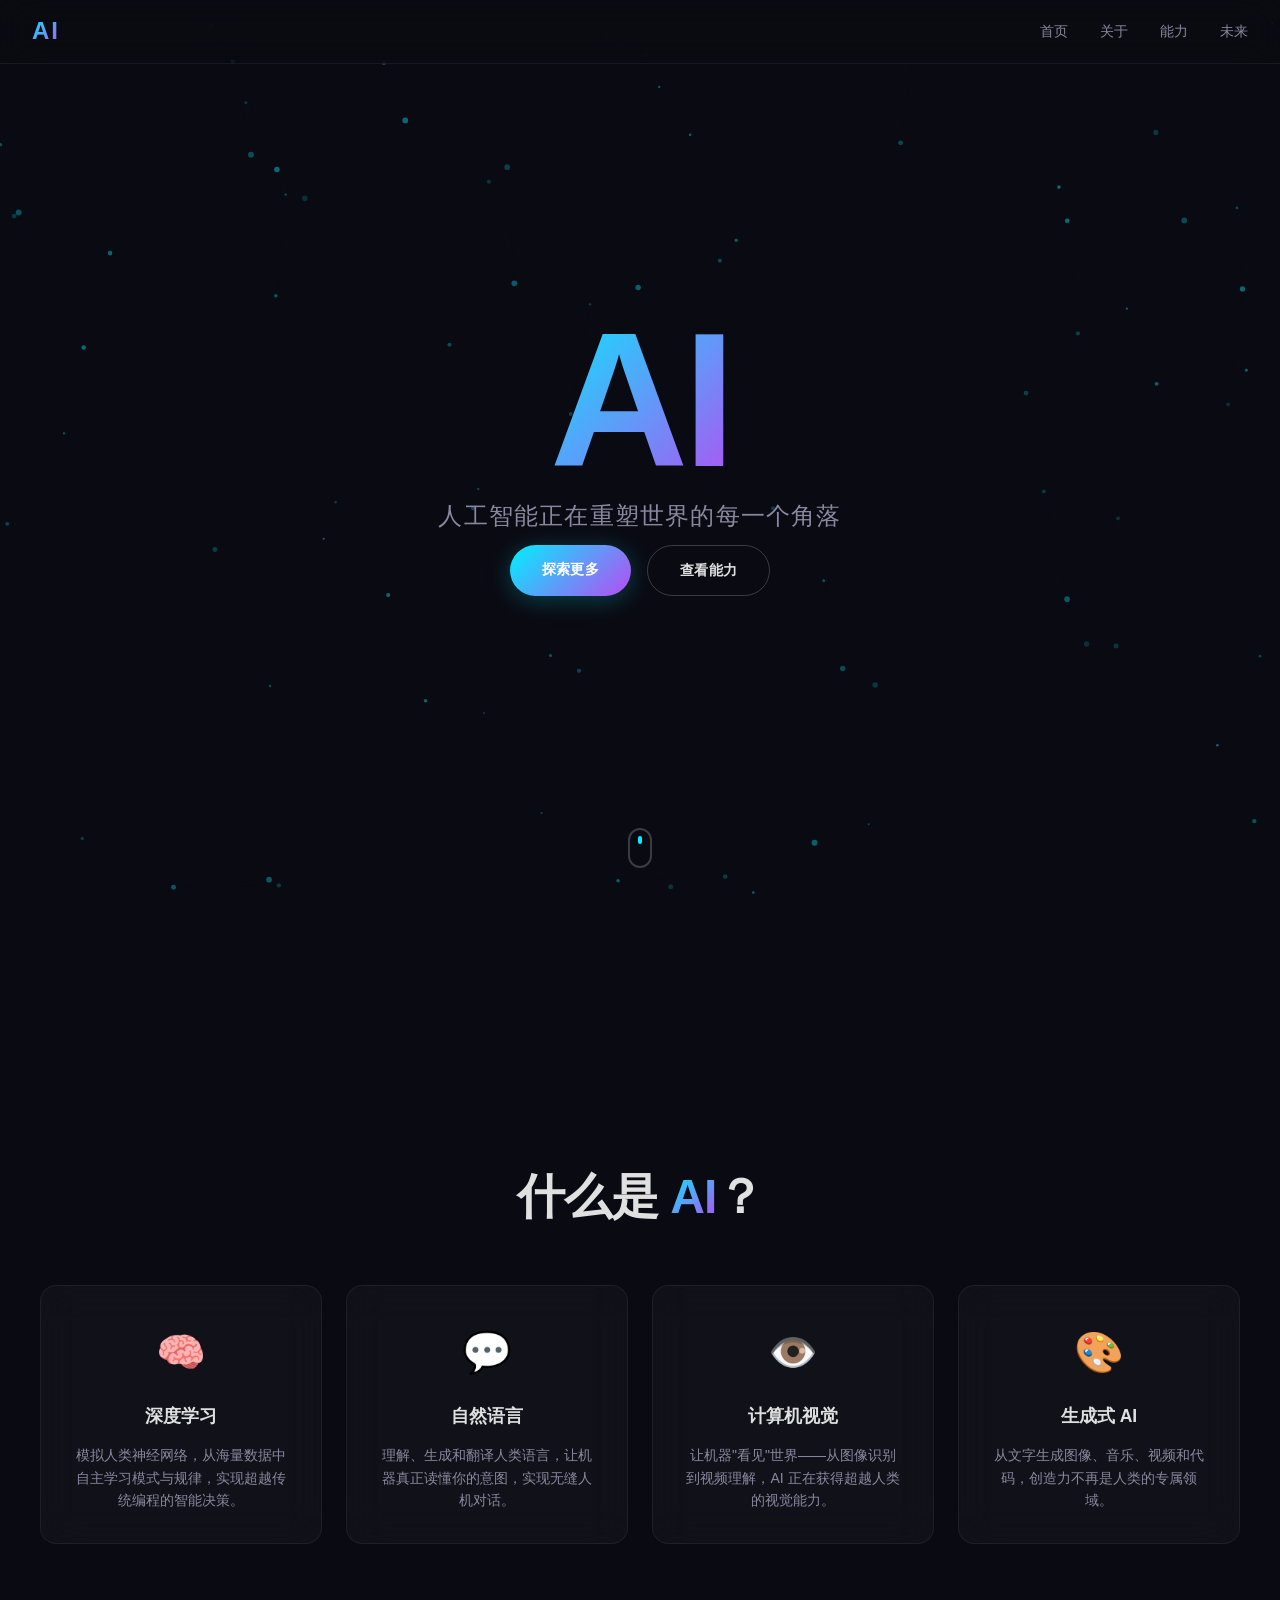
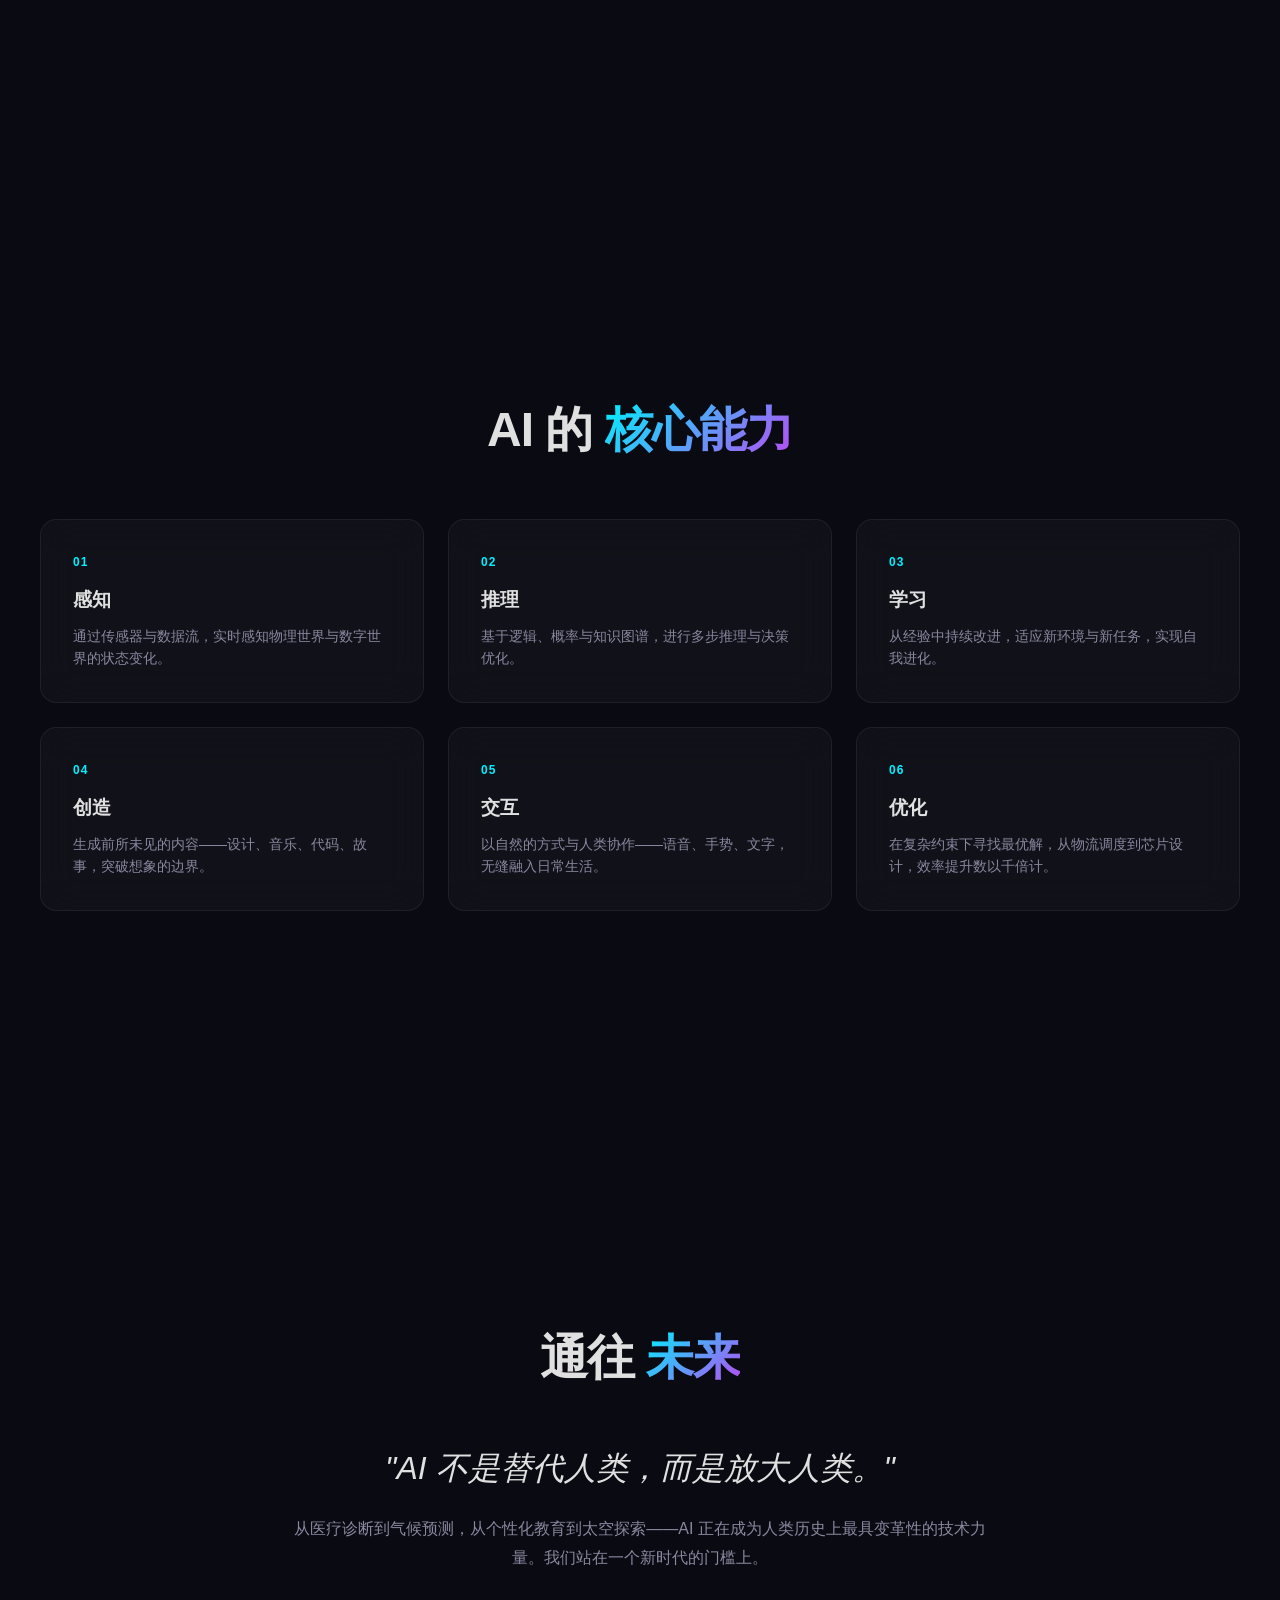
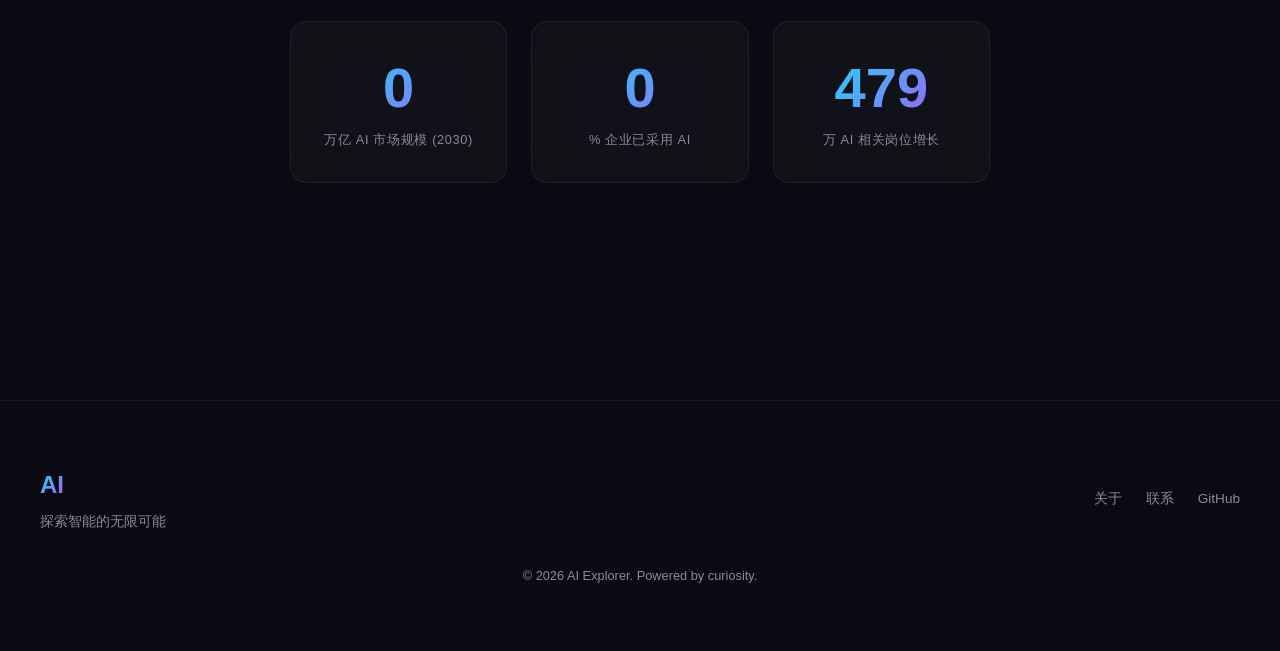
<file: index.html>
<!DOCTYPE html>
<html lang="zh-CN">
<head>
    <meta charset="UTF-8">
    <meta name="viewport" content="width=device-width, initial-scale=1.0">
    <title>AI — 人工智能探索</title>
    <link rel="stylesheet" href="style.css">
</head>
<body>
    <canvas id="neural-bg"></canvas>

    <nav>
        <div class="nav-logo">AI</div>
        <div class="nav-links">
            <a href="#hero">首页</a>
            <a href="#intro">关于</a>
            <a href="#capabilities">能力</a>
            <a href="#future">未来</a>
        </div>
    </nav>

    <section id="hero">
        <div class="hero-content">
            <h1 class="hero-title">
                <span class="gradient-text">AI</span>
            </h1>
            <p class="hero-subtitle">人工智能正在重塑世界的每一个角落</p>
            <div class="hero-cta">
                <a href="#intro" class="btn btn-primary">探索更多</a>
                <a href="#capabilities" class="btn btn-outline">查看能力</a>
            </div>
        </div>
        <div class="scroll-indicator">
            <span></span>
        </div>
    </section>

    <section id="intro" class="reveal">
        <div class="container">
            <h2 class="section-title">什么是 <span class="gradient-text">AI</span>？</h2>
            <div class="intro-grid">
                <div class="intro-card glass">
                    <div class="card-icon">🧠</div>
                    <h3>深度学习</h3>
                    <p>模拟人类神经网络，从海量数据中自主学习模式与规律，实现超越传统编程的智能决策。</p>
                </div>
                <div class="intro-card glass">
                    <div class="card-icon">💬</div>
                    <h3>自然语言</h3>
                    <p>理解、生成和翻译人类语言，让机器真正读懂你的意图，实现无缝人机对话。</p>
                </div>
                <div class="intro-card glass">
                    <div class="card-icon">👁️</div>
                    <h3>计算机视觉</h3>
                    <p>让机器"看见"世界——从图像识别到视频理解，AI 正在获得超越人类的视觉能力。</p>
                </div>
                <div class="intro-card glass">
                    <div class="card-icon">🎨</div>
                    <h3>生成式 AI</h3>
                    <p>从文字生成图像、音乐、视频和代码，创造力不再是人类的专属领域。</p>
                </div>
            </div>
        </div>
    </section>

    <section id="capabilities" class="reveal">
        <div class="container">
            <h2 class="section-title">AI 的 <span class="gradient-text">核心能力</span></h2>
            <div class="caps-grid">
                <div class="cap-item glass">
                    <div class="cap-number">01</div>
                    <h4>感知</h4>
                    <p>通过传感器与数据流，实时感知物理世界与数字世界的状态变化。</p>
                </div>
                <div class="cap-item glass">
                    <div class="cap-number">02</div>
                    <h4>推理</h4>
                    <p>基于逻辑、概率与知识图谱，进行多步推理与决策优化。</p>
                </div>
                <div class="cap-item glass">
                    <div class="cap-number">03</div>
                    <h4>学习</h4>
                    <p>从经验中持续改进，适应新环境与新任务，实现自我进化。</p>
                </div>
                <div class="cap-item glass">
                    <div class="cap-number">04</div>
                    <h4>创造</h4>
                    <p>生成前所未见的内容——设计、音乐、代码、故事，突破想象的边界。</p>
                </div>
                <div class="cap-item glass">
                    <div class="cap-number">05</div>
                    <h4>交互</h4>
                    <p>以自然的方式与人类协作——语音、手势、文字，无缝融入日常生活。</p>
                </div>
                <div class="cap-item glass">
                    <div class="cap-number">06</div>
                    <h4>优化</h4>
                    <p>在复杂约束下寻找最优解，从物流调度到芯片设计，效率提升数以千倍计。</p>
                </div>
            </div>
        </div>
    </section>

    <section id="future" class="reveal">
        <div class="container">
            <h2 class="section-title">通往 <span class="gradient-text">未来</span></h2>
            <div class="future-content">
                <p class="future-quote">"AI 不是替代人类，而是放大人类。"</p>
                <p class="future-text">从医疗诊断到气候预测，从个性化教育到太空探索——AI 正在成为人类历史上最具变革性的技术力量。我们站在一个新时代的门槛上。</p>
                <div class="future-stats">
                    <div class="stat glass">
                        <div class="stat-value counter" data-target="15.7">0</div>
                        <div class="stat-label">万亿 AI 市场规模 (2030)</div>
                    </div>
                    <div class="stat glass">
                        <div class="stat-value counter" data-target="97">0</div>
                        <div class="stat-label">% 企业已采用 AI</div>
                    </div>
                    <div class="stat glass">
                        <div class="stat-value counter" data-target="800">0</div>
                        <div class="stat-label">万 AI 相关岗位增长</div>
                    </div>
                </div>
            </div>
        </div>
    </section>

    <footer>
        <div class="container">
            <div class="footer-content">
                <div class="footer-brand">
                    <span class="gradient-text">AI</span>
                    <p>探索智能的无限可能</p>
                </div>
                <div class="footer-links">
                    <a href="#">关于</a>
                    <a href="#">联系</a>
                    <a href="#">GitHub</a>
                </div>
            </div>
            <div class="footer-bottom">
                <p>&copy; 2026 AI Explorer. Powered by curiosity.</p>
            </div>
        </div>
    </footer>

    <script src="script.js"></script>
</body>
</html>
</file>
<file: style.css>
/* === Reset & Base === */
*, *::before, *::after {
    margin: 0;
    padding: 0;
    box-sizing: border-box;
}

:root {
    --bg: #0a0a12;
    --bg-card: rgba(255, 255, 255, 0.03);
    --text: #e0e0e0;
    --text-muted: #8888a0;
    --cyan: #00f0ff;
    --purple: #b84bf2;
    --gradient: linear-gradient(135deg, var(--cyan), var(--purple));
    --border: rgba(255, 255, 255, 0.06);
    --radius: 16px;
    --nav-height: 64px;
}

html {
    scroll-behavior: smooth;
    font-size: 16px;
}

body {
    font-family: -apple-system, BlinkMacSystemFont, 'Segoe UI', 'PingFang SC',
                 'Hiragino Sans GB', 'Microsoft YaHei', sans-serif;
    background: var(--bg);
    color: var(--text);
    line-height: 1.7;
    overflow-x: hidden;
    -webkit-font-smoothing: antialiased;
}

/* === Canvas Background === */
#neural-bg {
    position: fixed;
    top: 0;
    left: 0;
    width: 100%;
    height: 100%;
    z-index: 0;
    opacity: 0.55;
    pointer-events: none;
}

/* === Navigation === */
nav {
    position: fixed;
    top: 0;
    left: 0;
    right: 0;
    height: var(--nav-height);
    display: flex;
    align-items: center;
    justify-content: space-between;
    padding: 0 2rem;
    z-index: 100;
    backdrop-filter: blur(20px);
    -webkit-backdrop-filter: blur(20px);
    background: rgba(10, 10, 18, 0.6);
    border-bottom: 1px solid var(--border);
    transition: background 0.3s;
}

.nav-logo {
    font-size: 1.5rem;
    font-weight: 800;
    background: var(--gradient);
    -webkit-background-clip: text;
    -webkit-text-fill-color: transparent;
    background-clip: text;
    letter-spacing: 2px;
}

.nav-links {
    display: flex;
    gap: 2rem;
}

.nav-links a {
    color: var(--text-muted);
    text-decoration: none;
    font-size: 0.875rem;
    font-weight: 500;
    transition: color 0.3s;
    position: relative;
}

.nav-links a::after {
    content: '';
    position: absolute;
    bottom: -4px;
    left: 0;
    width: 0;
    height: 1.5px;
    background: var(--gradient);
    border-radius: 1px;
    transition: width 0.3s ease;
}

.nav-links a:hover {
    color: var(--text);
}

.nav-links a:hover::after {
    width: 100%;
}

/* === Sections === */
section {
    position: relative;
    z-index: 1;
    min-height: 100vh;
    display: flex;
    align-items: center;
    justify-content: center;
    padding: 6rem 2rem;
}

.container {
    width: 100%;
    max-width: 1200px;
    margin: 0 auto;
}

/* === Hero === */
#hero {
    flex-direction: column;
    text-align: center;
    gap: 2rem;
}

.hero-title {
    font-size: clamp(6rem, 15vw, 14rem);
    font-weight: 900;
    line-height: 1;
    letter-spacing: -0.03em;
}

.gradient-text {
    background: linear-gradient(135deg, var(--cyan) 0%, var(--purple) 50%, var(--cyan) 100%);
    background-size: 200% 200%;
    -webkit-background-clip: text;
    -webkit-text-fill-color: transparent;
    background-clip: text;
    animation: gradientShift 4s ease infinite;
}

@keyframes gradientShift {
    0%, 100% { background-position: 0% 50%; }
    50% { background-position: 100% 50%; }
}

.hero-subtitle {
    font-size: clamp(1rem, 3vw, 1.5rem);
    color: var(--text-muted);
    max-width: 600px;
    font-weight: 300;
    letter-spacing: 0.05em;
}

.hero-cta {
    display: flex;
    gap: 1rem;
    flex-wrap: wrap;
    justify-content: center;
    margin-top: 0.5rem;
}

.btn {
    padding: 0.75rem 2rem;
    border-radius: 50px;
    font-size: 0.9rem;
    font-weight: 600;
    text-decoration: none;
    transition: all 0.3s ease;
    cursor: pointer;
    letter-spacing: 0.02em;
}

.btn-primary {
    background: var(--gradient);
    color: #fff;
    box-shadow: 0 4px 24px rgba(0, 240, 255, 0.25);
}

.btn-primary:hover {
    box-shadow: 0 8px 40px rgba(0, 240, 255, 0.4);
    transform: translateY(-2px);
}

.btn-outline {
    border: 1.5px solid rgba(255, 255, 255, 0.2);
    color: var(--text);
}

.btn-outline:hover {
    border-color: var(--cyan);
    color: var(--cyan);
    background: rgba(0, 240, 255, 0.05);
}

/* === Scroll Indicator === */
.scroll-indicator {
    position: absolute;
    bottom: 2rem;
    left: 50%;
    transform: translateX(-50%);
}

.scroll-indicator span {
    display: block;
    width: 24px;
    height: 40px;
    border: 2px solid rgba(255, 255, 255, 0.2);
    border-radius: 12px;
    position: relative;
}

.scroll-indicator span::after {
    content: '';
    position: absolute;
    top: 6px;
    left: 50%;
    transform: translateX(-50%);
    width: 4px;
    height: 8px;
    background: var(--cyan);
    border-radius: 2px;
    animation: scrollPulse 2s ease infinite;
}

@keyframes scrollPulse {
    0%, 100% { opacity: 1; top: 6px; }
    50% { opacity: 0.3; top: 18px; }
}

/* === Section Titles === */
.section-title {
    font-size: clamp(1.8rem, 5vw, 3rem);
    font-weight: 800;
    text-align: center;
    margin-bottom: 3rem;
    letter-spacing: -0.02em;
}

/* === Glass Cards === */
.glass {
    background: var(--bg-card);
    backdrop-filter: blur(20px);
    -webkit-backdrop-filter: blur(20px);
    border: 1px solid var(--border);
    border-radius: var(--radius);
    transition: all 0.4s cubic-bezier(0.25, 0.8, 0.25, 1.2);
}

.glass:hover {
    border-color: rgba(0, 240, 255, 0.2);
    background: rgba(255, 255, 255, 0.05);
    transform: translateY(-4px);
    box-shadow: 0 20px 60px rgba(0, 0, 0, 0.3),
                0 0 40px rgba(0, 240, 255, 0.05);
}

/* === Intro Grid === */
.intro-grid {
    display: grid;
    grid-template-columns: repeat(4, 1fr);
    gap: 1.5rem;
}

.intro-card {
    padding: 2rem;
    text-align: center;
}

.card-icon {
    font-size: 2.5rem;
    margin-bottom: 1rem;
}

.intro-card h3 {
    font-size: 1.1rem;
    font-weight: 700;
    margin-bottom: 0.75rem;
    color: var(--text);
}

.intro-card p {
    font-size: 0.875rem;
    color: var(--text-muted);
    line-height: 1.6;
}

/* === Capabilities Grid === */
.caps-grid {
    display: grid;
    grid-template-columns: repeat(3, 1fr);
    gap: 1.5rem;
}

.cap-item {
    padding: 2rem;
}

.cap-number {
    font-size: 0.75rem;
    font-weight: 700;
    color: var(--cyan);
    letter-spacing: 0.1em;
    margin-bottom: 0.75rem;
}

.cap-item h4 {
    font-size: 1.2rem;
    font-weight: 700;
    margin-bottom: 0.5rem;
}

.cap-item p {
    font-size: 0.875rem;
    color: var(--text-muted);
    line-height: 1.6;
}

/* === Future === */
.future-content {
    text-align: center;
    max-width: 700px;
    margin: 0 auto;
}

.future-quote {
    font-size: clamp(1.3rem, 3vw, 2rem);
    font-weight: 300;
    font-style: italic;
    color: var(--text);
    margin-bottom: 1.5rem;
    line-height: 1.4;
}

.future-text {
    color: var(--text-muted);
    font-size: 1rem;
    margin-bottom: 3rem;
    line-height: 1.8;
}

.future-stats {
    display: grid;
    grid-template-columns: repeat(3, 1fr);
    gap: 1.5rem;
}

.stat {
    padding: 2rem 1.5rem;
    text-align: center;
}

.stat-value {
    font-size: clamp(2rem, 5vw, 3.5rem);
    font-weight: 900;
    background: var(--gradient);
    -webkit-background-clip: text;
    -webkit-text-fill-color: transparent;
    background-clip: text;
    line-height: 1.2;
}

.stat-label {
    font-size: 0.8rem;
    color: var(--text-muted);
    margin-top: 0.5rem;
    letter-spacing: 0.05em;
}

/* === Footer === */
footer {
    position: relative;
    z-index: 1;
    padding: 4rem 2rem;
    border-top: 1px solid var(--border);
}

.footer-content {
    display: flex;
    justify-content: space-between;
    align-items: center;
    margin-bottom: 2rem;
}

.footer-brand span {
    font-size: 1.5rem;
    font-weight: 800;
}

.footer-brand p {
    color: var(--text-muted);
    font-size: 0.85rem;
    margin-top: 0.25rem;
}

.footer-links {
    display: flex;
    gap: 1.5rem;
}

.footer-links a {
    color: var(--text-muted);
    text-decoration: none;
    font-size: 0.85rem;
    transition: color 0.3s;
}

.footer-links a:hover {
    color: var(--cyan);
}

.footer-bottom {
    text-align: center;
    font-size: 0.8rem;
    color: var(--text-muted);
}

/* =============================================
   Reveal Animations (Scroll-triggered)
   ============================================= */
.reveal .section-title,
.reveal .intro-card,
.reveal .cap-item,
.reveal .future-quote,
.reveal .future-text,
.reveal .stat {
    opacity: 0;
    transform: translateY(40px);
    transition: opacity 0.8s cubic-bezier(0.25, 0.8, 0.25, 1),
                transform 0.8s cubic-bezier(0.25, 0.8, 0.25, 1);
}

.reveal.visible .section-title,
.reveal.visible .intro-card,
.reveal.visible .cap-item,
.reveal.visible .future-quote,
.reveal.visible .future-text,
.reveal.visible .stat {
    opacity: 1;
    transform: translateY(0);
}

/* Staggered delays */
.reveal .intro-card:nth-child(1) { transition-delay: 0.05s; }
.reveal .intro-card:nth-child(2) { transition-delay: 0.15s; }
.reveal .intro-card:nth-child(3) { transition-delay: 0.25s; }
.reveal .intro-card:nth-child(4) { transition-delay: 0.35s; }

.reveal .cap-item:nth-child(1) { transition-delay: 0.05s; }
.reveal .cap-item:nth-child(2) { transition-delay: 0.15s; }
.reveal .cap-item:nth-child(3) { transition-delay: 0.25s; }
.reveal .cap-item:nth-child(4) { transition-delay: 0.35s; }
.reveal .cap-item:nth-child(5) { transition-delay: 0.45s; }
.reveal .cap-item:nth-child(6) { transition-delay: 0.55s; }

.reveal .stat:nth-child(1) { transition-delay: 0.05s; }
.reveal .stat:nth-child(2) { transition-delay: 0.15s; }
.reveal .stat:nth-child(3) { transition-delay: 0.25s; }

/* =============================================
   Responsive
   ============================================= */
@media (max-width: 768px) {
    .intro-grid { grid-template-columns: repeat(2, 1fr); }
    .caps-grid  { grid-template-columns: repeat(2, 1fr); }
    .future-stats { grid-template-columns: 1fr; }

    nav { padding: 0 1rem; }
    .nav-links { gap: 1rem; }
    .nav-links a { font-size: 0.8rem; }

    .hero-title { font-size: clamp(4rem, 20vw, 8rem); }

    .footer-content {
        flex-direction: column;
        gap: 1.5rem;
        text-align: center;
    }
}

@media (max-width: 480px) {
    .intro-grid { grid-template-columns: 1fr; }
    .caps-grid  { grid-template-columns: 1fr; }

    .hero-cta {
        flex-direction: column;
        align-items: center;
    }

    .btn {
        width: 100%;
        max-width: 250px;
        text-align: center;
    }
}
</file>
